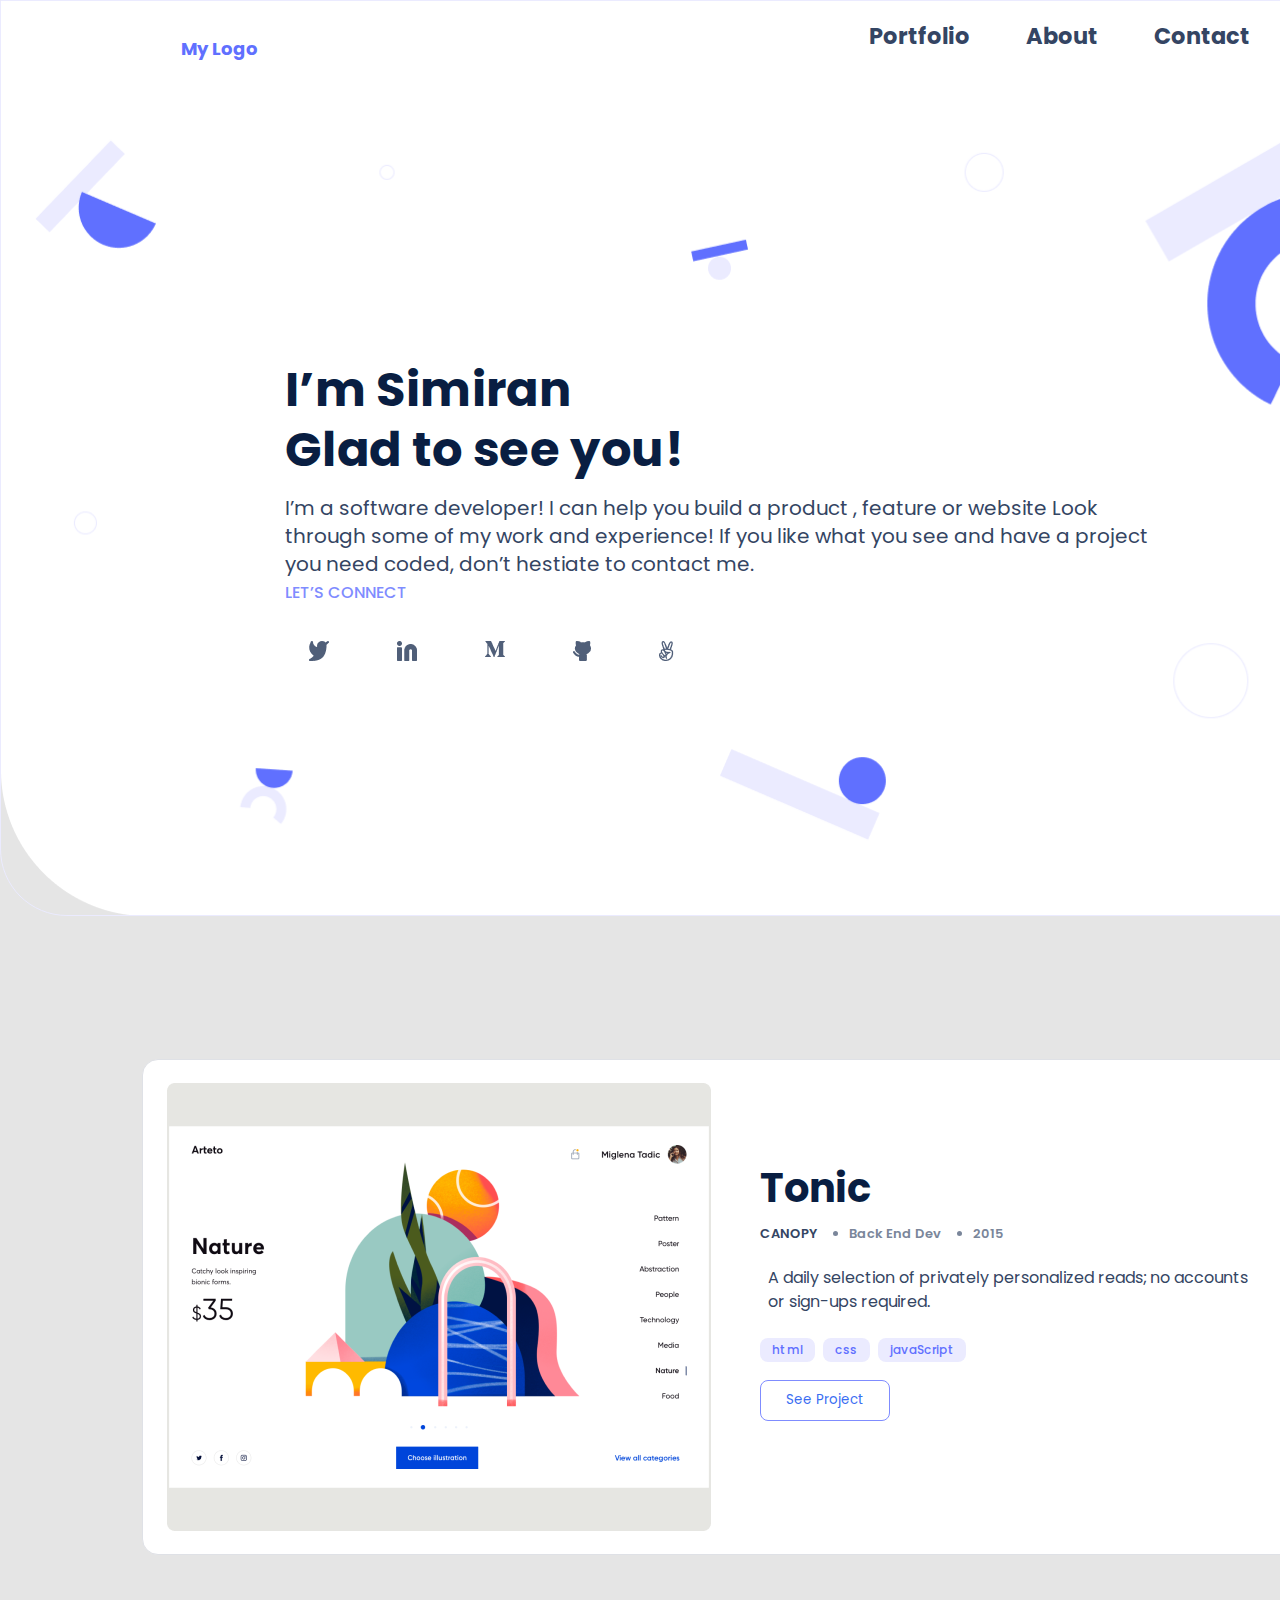
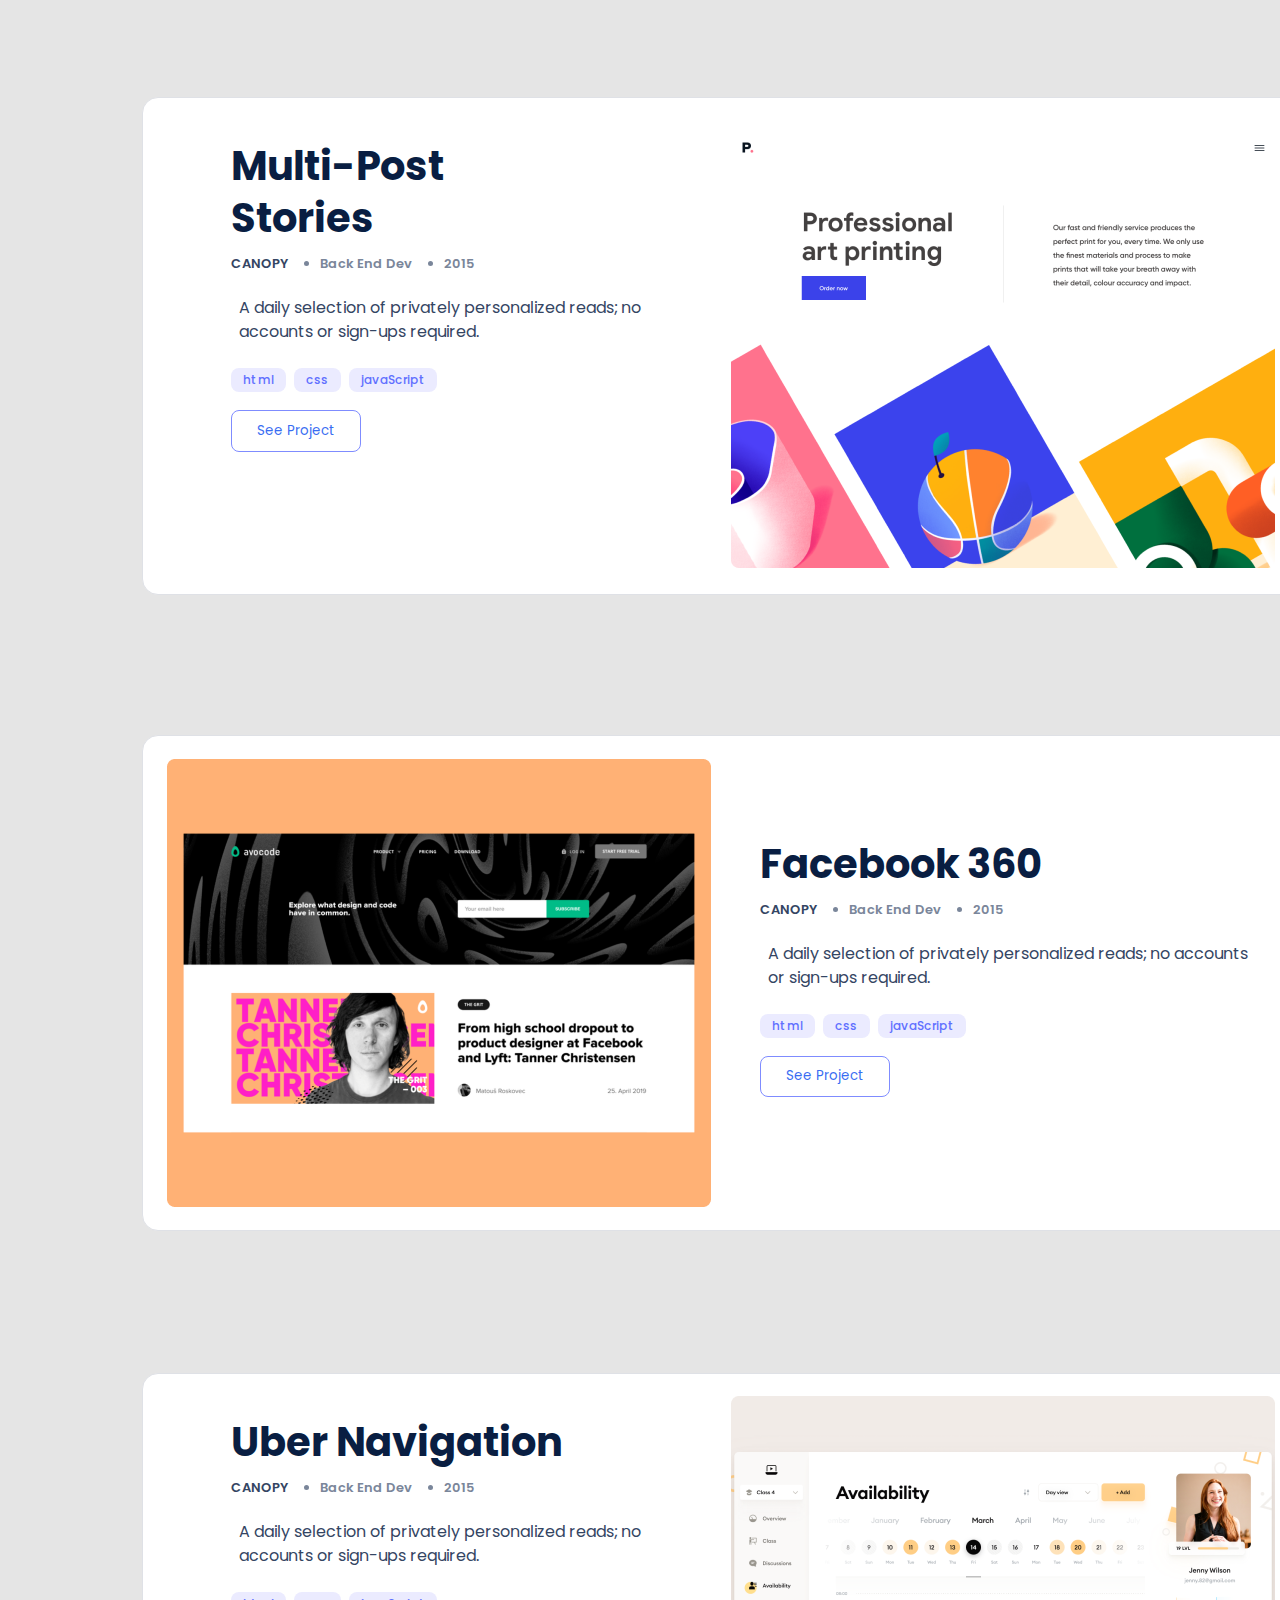
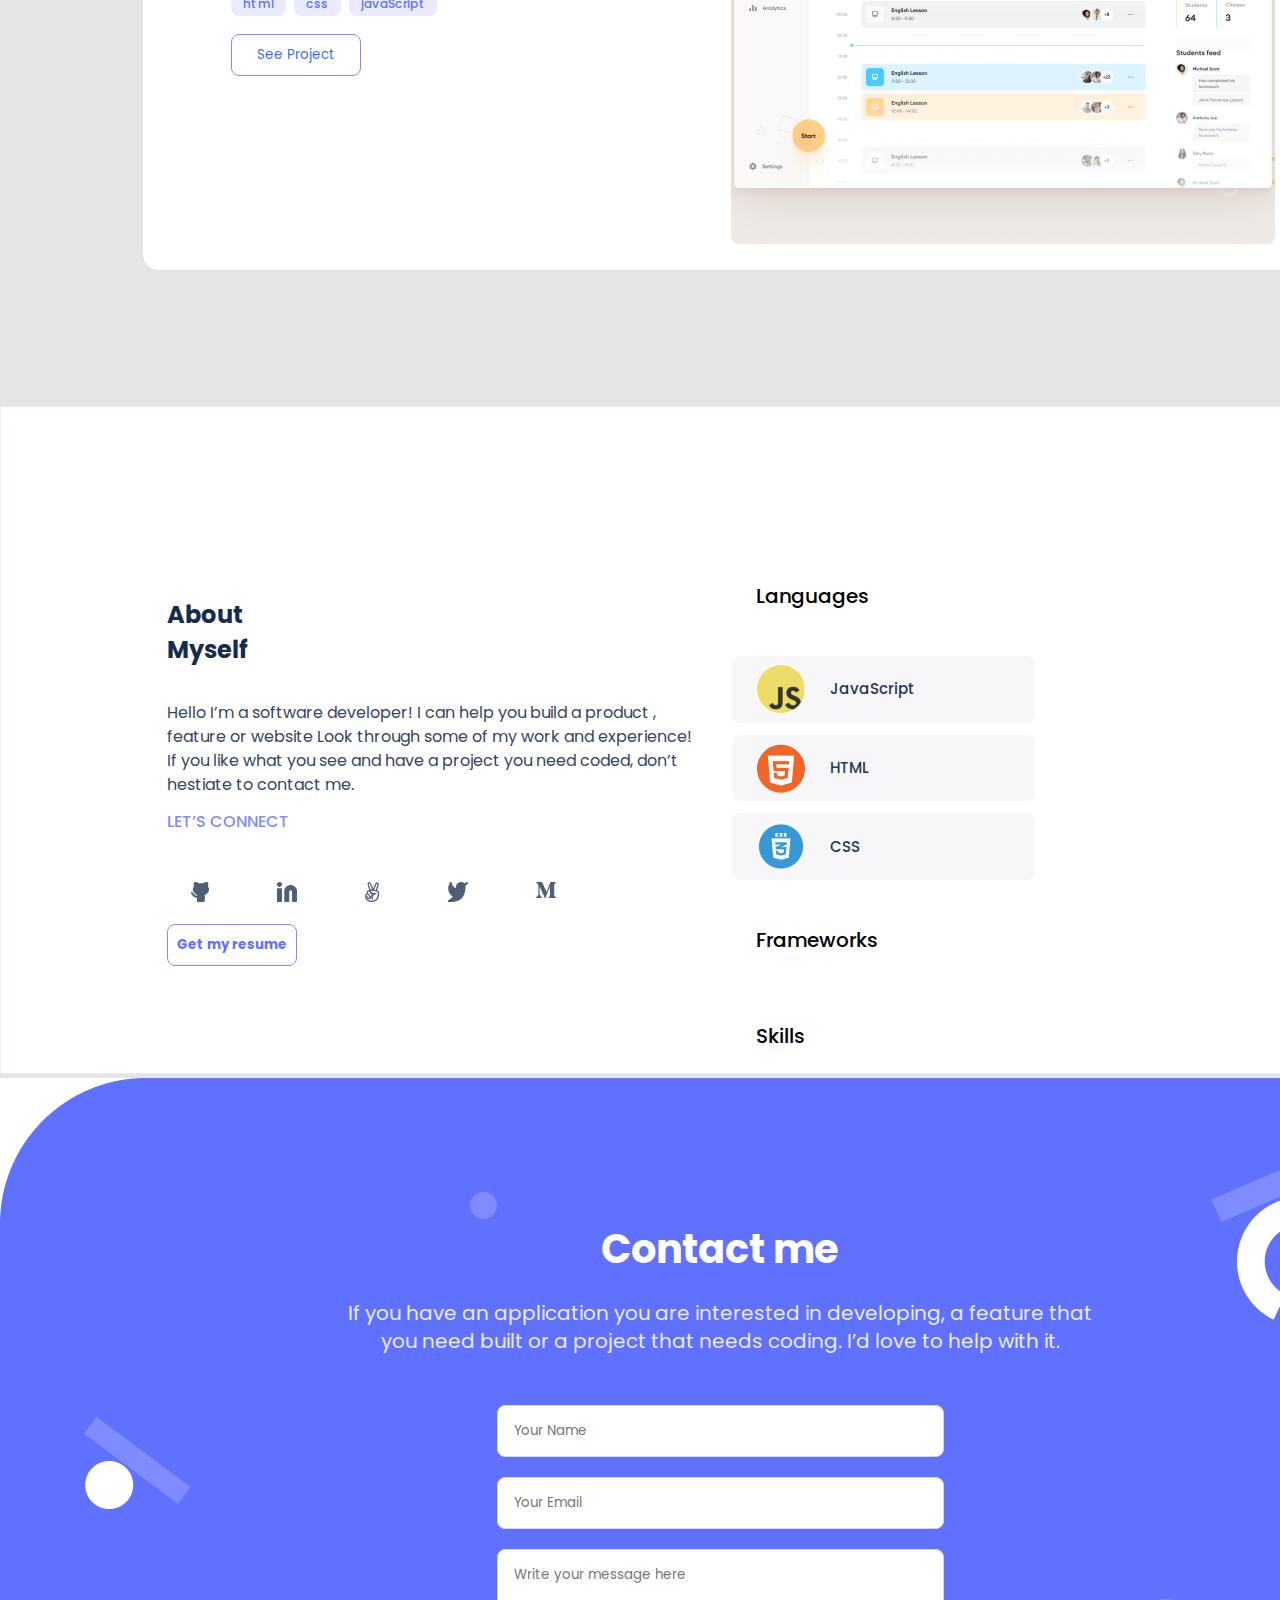
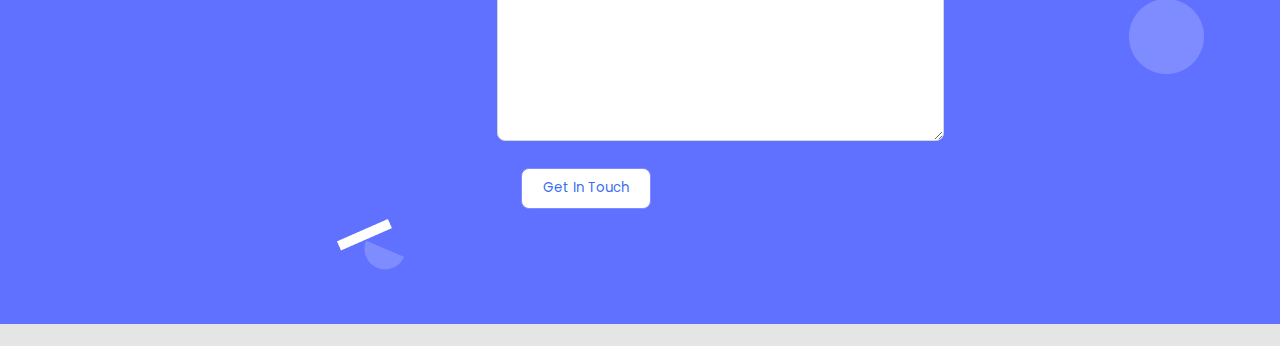
<file: index.html>
<!DOCTYPE html>
<html lang="en">
<head>
    <meta charset="UTF-8">
    <meta http-equiv="X-UA-Compatible" content="IE=edge">
    <meta name="viewport" content="width=device-width, initial-scale=1.0">
    <link rel="stylesheet" href="style.css">
    <link href='https://fonts.googleapis.com/css?family=Poppins' rel='stylesheet'>
    <title>Simiran's Portfolio</title>
</head>
<body>
    <div class="background">
        <header class="header">
            <nav>
                <div class="logo">
                    <a href="#"><h2>My Logo</h2></a>
                </div>
                <div class="menu_btn">
                    <button class="menu_btn_burger">
                        <img class="ham" src="./images/ham.png" alt="ham_button"></button>
                        <div class="menu">
                            <ul class="menu-list">
                                <li><a href="#"><h2>Portfolio</h2></a></li>
                                <li><a href="#"><h2>About</h2></a></li>
                                <li><a href="#"><h2>Contact</h2></a></li>
                            </ul>
                        </div>
                </div>
            </nav>
        </header>
        <section class="hero">
            <div class="header2">
                <h1 class="intro">I’m Simiran <br> Glad to see you!</h1>
                <p class="description">I’m a software developer! I can help you build a product , feature or website
                    Look through some of my work and experience! If you like what you see and have a project you need
                    coded, don’t hestiate to contact me.</p>
                <div class="body2">
                    <p class="connect"><span>LET’S CONNECT</span></p>
                    <ul class="social_media_icons">
                        <li><a href="#"><img src="./images/twitter.png" alt="Twitter"></a></li>
                        <li><a href="#"><img src="./images/Linkedin.png" alt="LinkedIn"></a></li>
                        <li><a href="#"><img src="./images/Medium.png" alt="Medium"></a></li>
                        <li><a href="#"><img src="./images/github.png" alt="GitHub"></a></li>
                        <li><a href="#"><img src="./images/ok.png" alt="Ok"></a></li>
                    </ul>
                </div>
            </div>
        </section>
    </div>
    <div class="space_between"></div>
    <section class="works">
        <div class="project">
            <div class="card_works">
                <div class="img">
                    <img class="project_img" src="./images/Project1.png" alt="Project_img">
                    <img class="desktop_project_img" src="./images/Desktop_project1.png" alt="Project_img">
                </div>
                <div class="project_work">
                    <h2 class="project_title">Tonic</h2>
                    <ul class="project_details">
                        <li class="canopy">CANOPY</li>
                        <li class="Back_End_Dev">Back End Dev</li>
                        <li class="year">2015</li>
                    </ul>
                    <p>A daily selection of privately personalized reads; no accounts or sign-ups required.</p>
                    <ul class="skills">
                        <li class="skill">html</li>
                        <li class="skill">css</li>
                        <li class="skill">javaScript</li>
                    </ul>
                    <button class="button" type="submit">See Project</button>
                </div>
            </div>
        </div>
        <div class="space"></div>
        <div class="project">
            <div class="card_works">
                <div class="reverse">
                    <div class="img">
                        <img class="project_img" src="./images/Project2.png" alt="Project_img">
                        <img class="desktop_project_img" src="./images/Desktop_project2.png" alt="Project_img">
                    </div>
                    <div class="project_work">
                        <h2 class="project_title">Multi-Post <br> Stories</h2>
                        <ul class="project_details">
                            <li class="canopy">CANOPY</li>
                            <li class="Back_End_Dev">Back End Dev</li>
                            <li class="year">2015</li>
                        </ul>
                        <p>A daily selection of privately personalized reads; no accounts or sign-ups required.</p>
                        <ul class="skills">
                            <li class="skill">html</li>
                            <li class="skill">css</li>
                            <li class="skill">javaScript</li>
                        </ul>
                        <button class="button" type="submit">See Project</button>
                    </div>
                </div>
            </div>
        </div>
        <div class="space"></div>
        <div class="project">
            <div class="card_works">
                <div class="img">
                    <img class="project_img" src="./images/Project3.png" alt="Project_img">
                    <img class="desktop_project_img" src="./images/Desktop_project3.png" alt="Project_img">
                </div>
                <div class="project_work">
                    <h2 class="project_title">Facebook 360</h2>
                    <ul class="project_details">
                        <li class="canopy">CANOPY</li>
                        <li class="Back_End_Dev">Back End Dev</li>
                        <li class="year">2015</li>
                    </ul>
                    <p>A daily selection of privately personalized reads; no accounts or sign-ups required.</p>
                    <ul class="skills">
                        <li class="skill">html</li>
                        <li class="skill">css</li>
                        <li class="skill">javaScript</li>
                    </ul>
                    <button class="button" type="submit">See Project</button>
                </div>
            </div>
        </div>
        <div class="space"></div>
        <div class="project">
            <div class="card_works">
                <div class="reverse">
                    <div class="img">
                        <img class="project_img" src="./images/Project4.png" alt="Project_img">
                        <img class="desktop_project_img" src="./images/Desktop_project4.png" alt="Project_img">
                    </div>
                    <div class="project_work">
                        <h2 class="project_title">Uber Navigation</h2>
                        <ul class="project_details">
                            <li class="canopy">CANOPY</li>
                            <li class="Back_End_Dev">Back End Dev</li>
                            <li class="year">2015</li>
                        </ul>
                        <p>A daily selection of privately personalized reads; no accounts or sign-ups required.</p>
                        <ul class="skills">
                            <li class="skill">html</li>
                            <li class="skill">css</li>
                            <li class="skill">javaScript</li>
                        </ul>
                        <button class="button" type="submit">See Project</button>
                    </div>
                </div>
            </div>
        </div>
    </section>
    <div class="space"></div>

    <section class="About_myself">
        <div class="top_card">
            <div>
                <h2 class="about">About Myself</h2>
                <p class="about_me">Hello I’m a software developer! I can help you build a product , feature or website Look
                    through some of my work and experience! If you like what you see and have a project you need coded,
                    don’t hestiate to contact me.</p>
                <div class="body2">
                    <p class="connect">LET’S CONNECT</p>
                    <ul class="social_media_icons">
                        <li><a href="#"><img src="./images/github.png" alt="GitHub"></a></li>
                        <li><a href="#"><img src="./images/Linkedin.png" alt="LinkedIn"></a></li>
                        <li><a href="#"><img src="./images/ok.png" alt="Ok"></a></li>
                        <li><a href="#"><img src="./images/twitter.png" alt="Twitter"></a></li>
                        <li><a href="#"><img src="./images/Medium.png" alt="Medium"></a></li>
                    </ul>
                    <button class="get_resume button" type="submit"><h4>Get my resume</h4></button>
                </div>
            </div>
        </div>
        <div class="skill_list">
            <h3 class="languages">Languages<p><i class="arrow down"></i></p>
            </h3>
            <ul class="language_list">
                <li class="language"><img src="./images/JavaScript.png" alt="JavaScript logo">JavaScript</li>
                <li class="language"><img src="./images/HTML.png" alt="HTML logo">HTML</li>
                <li class="language"><img src="./images/CSS.png" alt="CSS logo">CSS</li>
            </ul>
            <h3 class="frameworks">Frameworks<p><i class="arrow right"></i></p>
            </h3>
            <h3 class="skills_list">Skills<p><i class="arrow right"></i></p>
            </h3>
        </div>
    </section>
    <footer class="contact-form">
        <section class="Contact_form">
            <h1 class="contact_me">Contact me</h1>
            <p class="contact">If you have an application you are interested in developing, a feature that you need
                built or a project that needs coding. I’d love to help with it.</p>
            <form action="https://formspree.io/f/xeqdkkpj" method="POST">
                <ul class="form_fields">
                    <li><input class="name" name="for-name" type="text" placeholder="Your Name" maxlength="30" required>
                    </li>
                    <li><input class="email" name="for-email" type="email" placeholder="Your Email" required></li>
                    <li><textarea class="message" name="for-msg" id="Msg" cols="30" rows="8"
                            placeholder="Write your message here" maxlength="500" required></textarea></li>
                    <li><button class="button" id="btn" type="submit">Get In Touch</button></li>
                </ul>
            </form>
        </section>
    </footer>
</body>
</html>
</file>
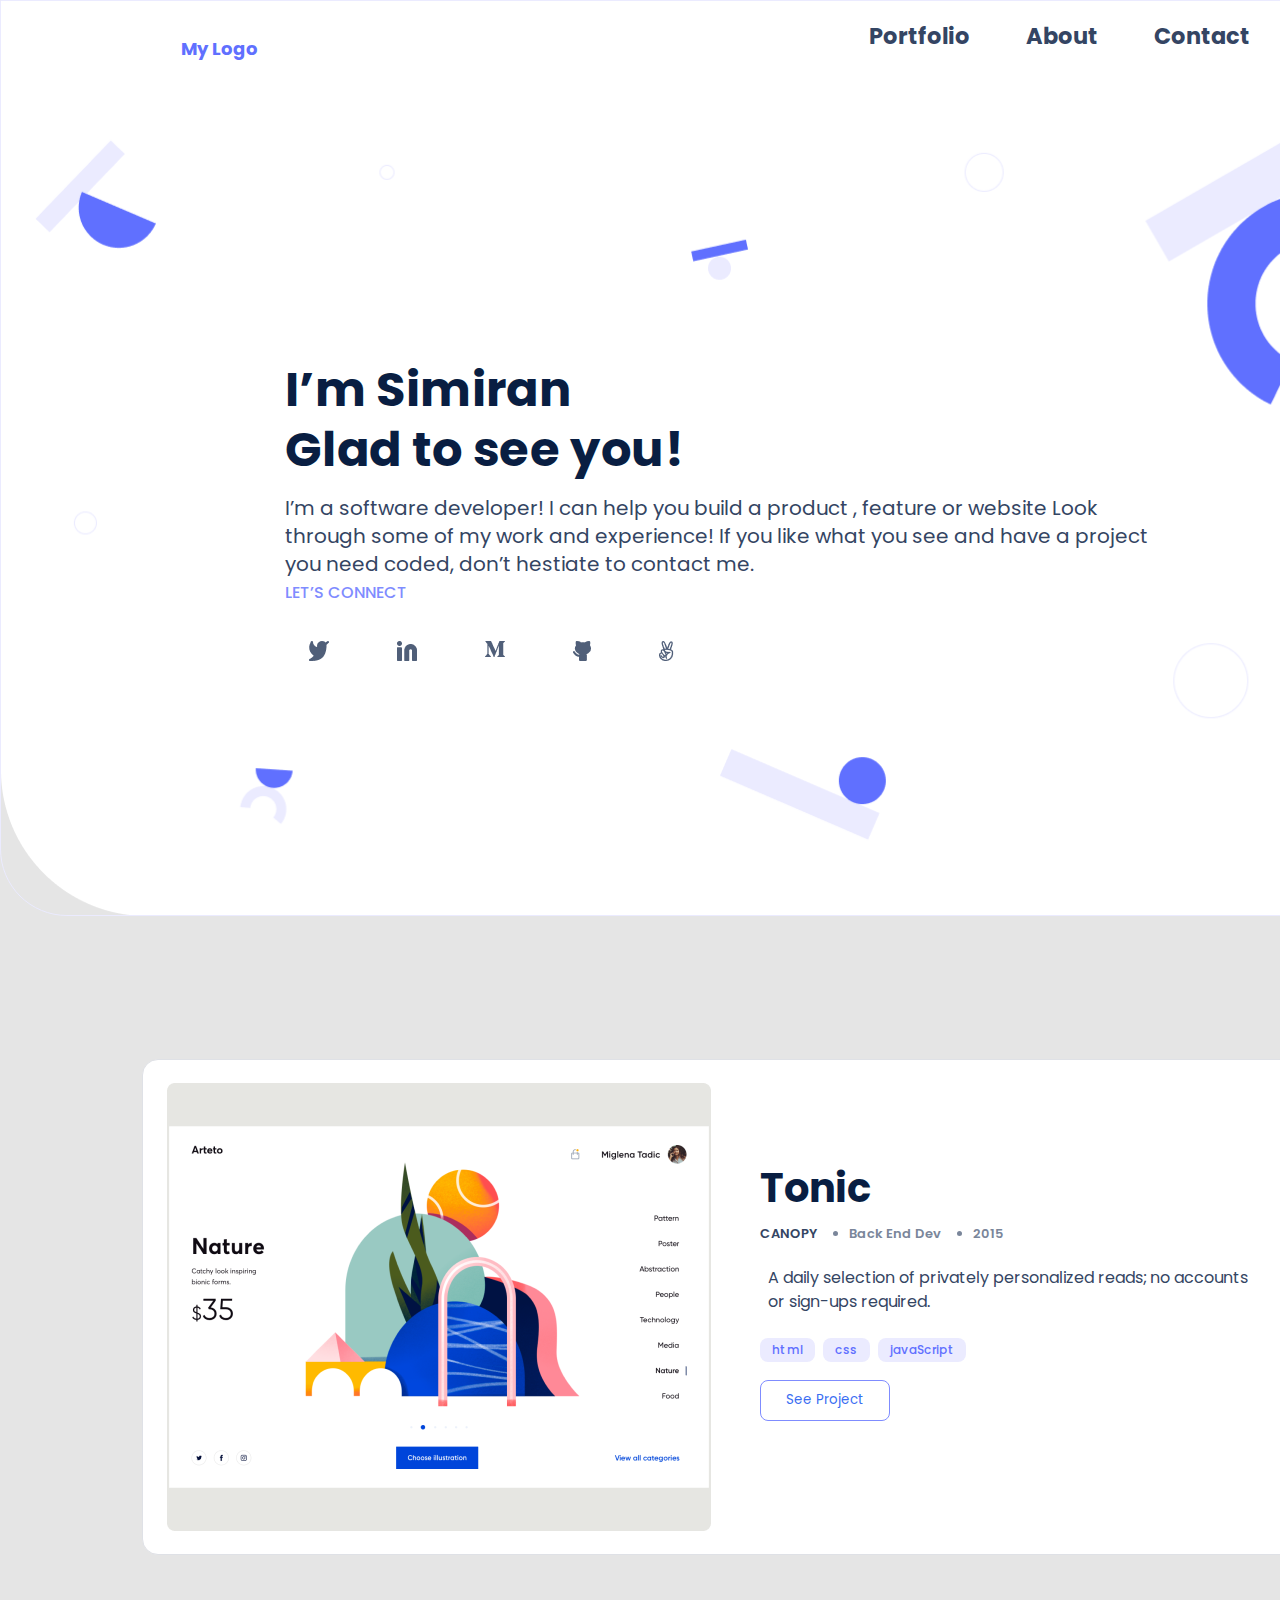
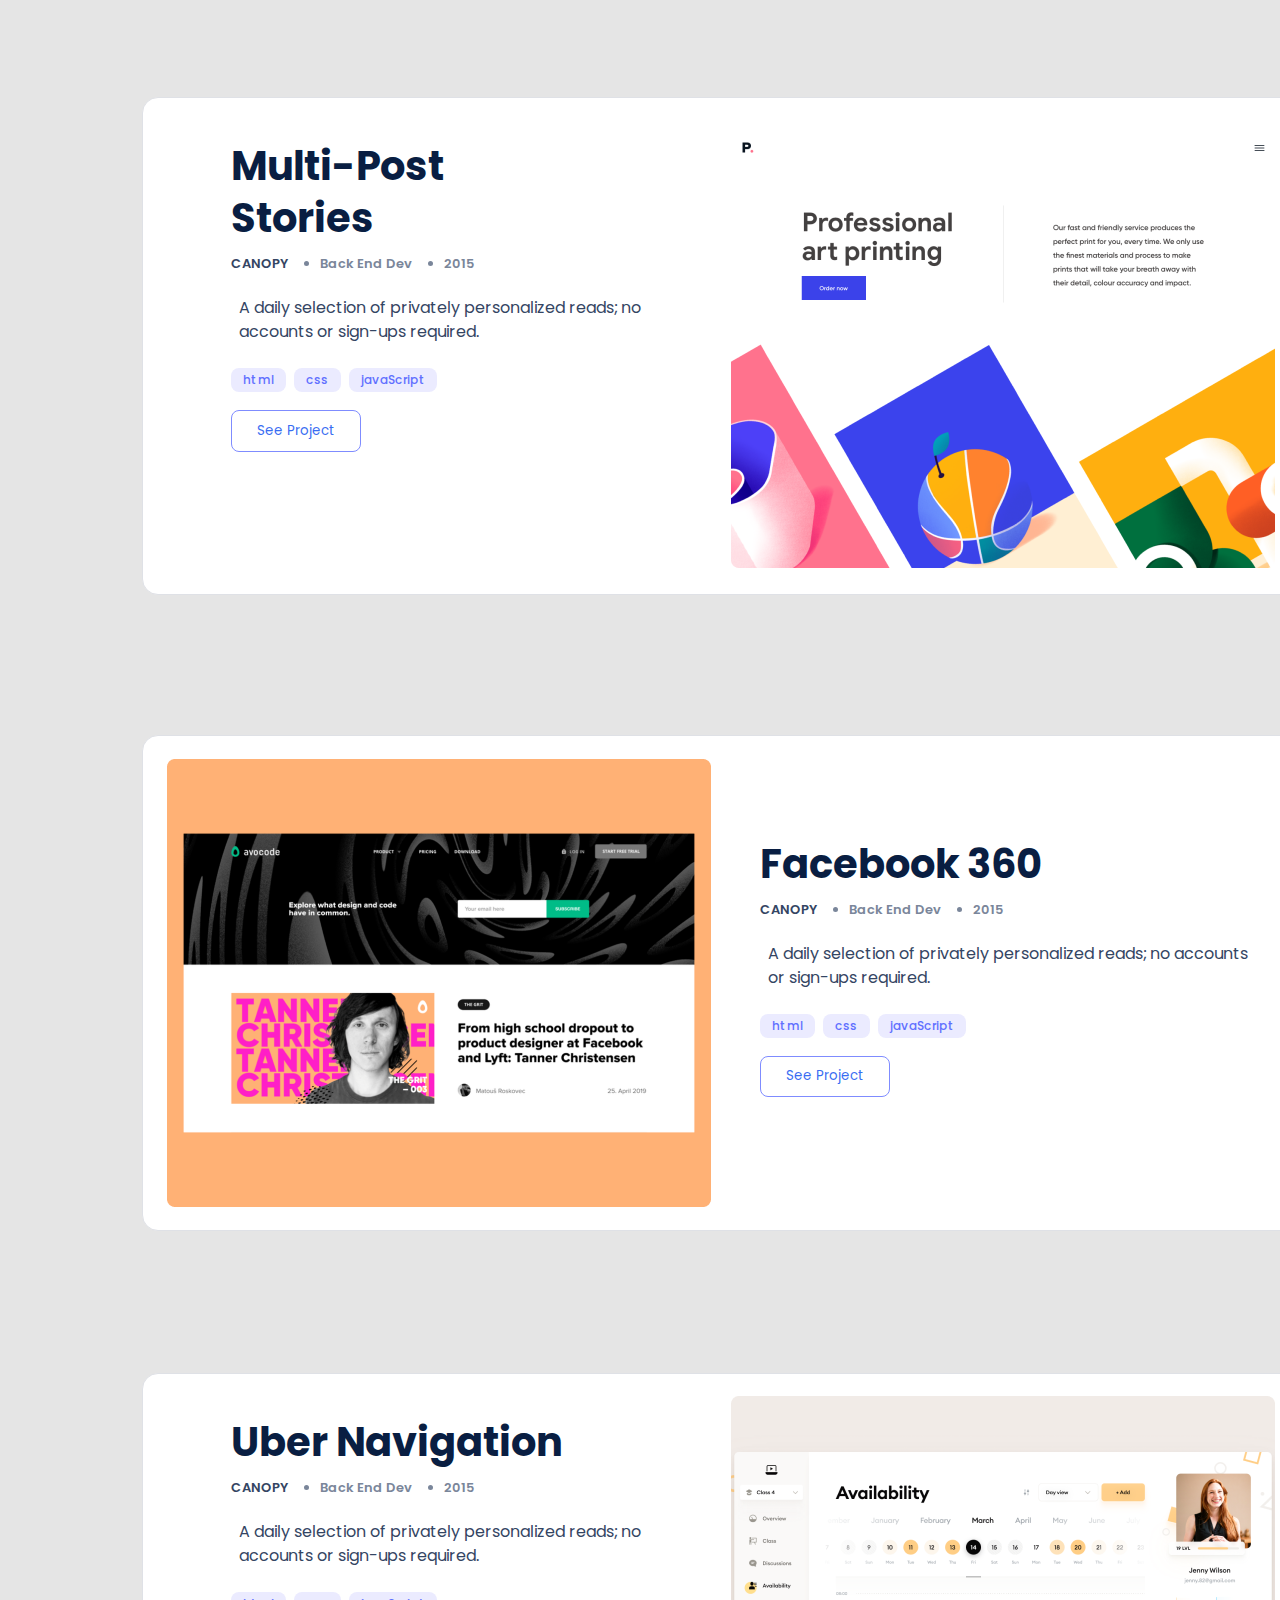
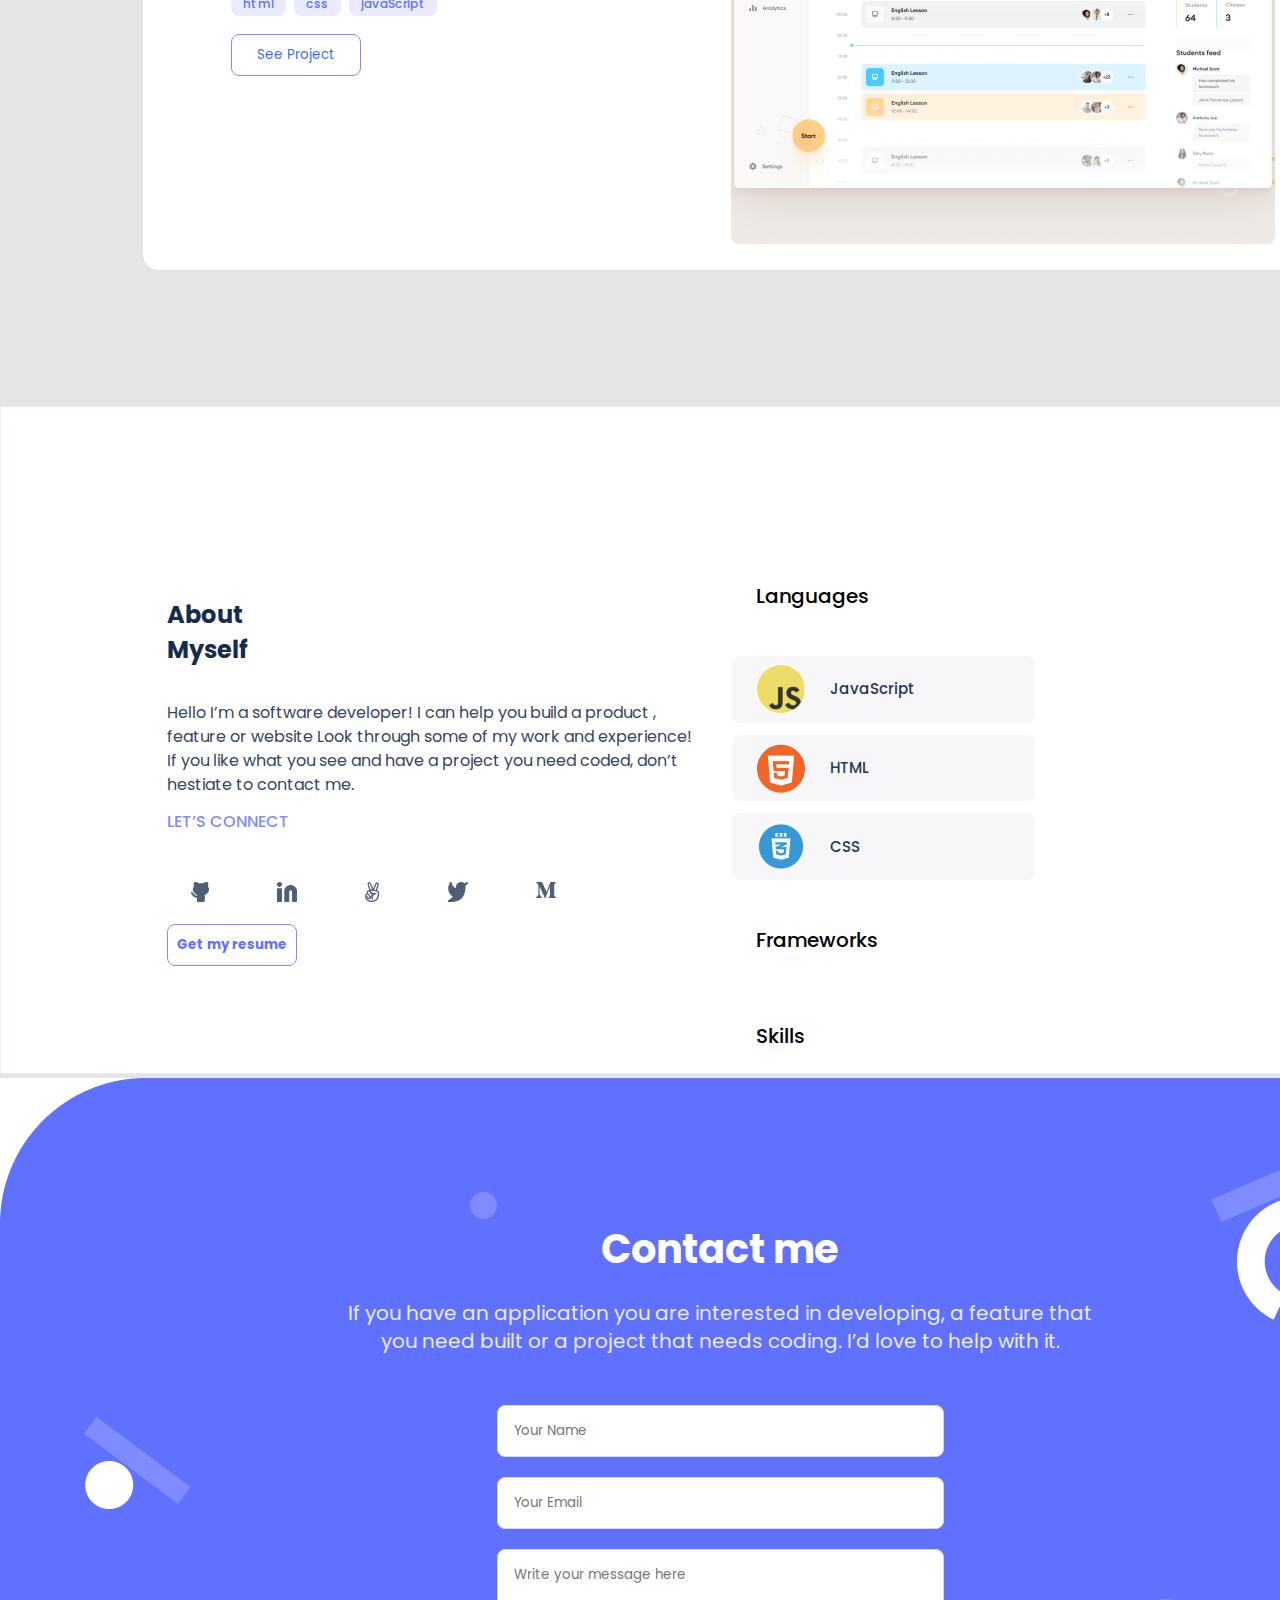
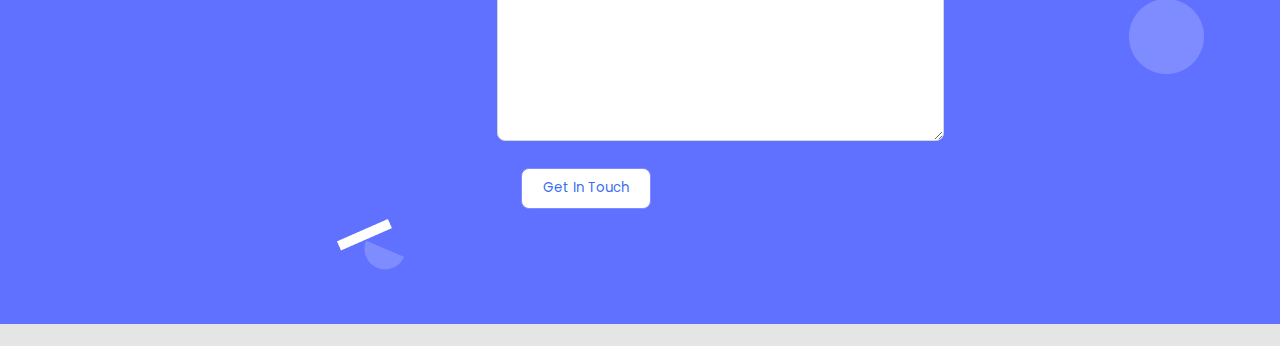
<file: desktop.html>
<!DOCTYPE html>
<html lang="en">
<head>
    <meta charset="UTF-8">
    <meta http-equiv="X-UA-Compatible" content="IE=edge">
    <meta name="viewport" content="width=device-width, initial-scale=1.0">
    <link rel="stylesheet" href="desktop.css">
    <link href='https://fonts.googleapis.com/css?family=Poppins' rel='stylesheet'>
    <title>Simiran's Portfolio</title>
</head>
<body>
    <div class="background">
        <header class="header">
            <nav>
                <div class="logo">
                    <a href="#"><h2>My Logo</h2></a>
                </div>
                <div class="menu_btn">
                    <button class="menu_btn_burger">
                        <img class="ham" src="./images/ham.png" alt="ham_button"></button>
                        <div class="menu">
                            <ul class="menu-list">
                                <li><a href="#"><h2>Portfolio</h2></a></li>
                                <li><a href="#"><h2>About</h2></a></li>
                                <li><a href="#"><h2>Contact</h2></a></li>
                            </ul>
                        </div>
                </div>
            </nav>
        </header>
        <section class="hero">
            <div class="header2">
                <h1 class="intro">I’m Simiran <br> Glad to see you!</h1>
                <p class="description">I’m a software developer! I can help you build a product , feature or website
                    Look through some of my work and experience! If you like what you see and have a project you need
                    coded, don’t hestiate to contact me.</p>
                <div class="body2">
                    <p class="connect"><span>LET’S CONNECT</span></p>
                    <ul class="social_media_icons">
                        <li><a href="#"><img src="./images/twitter.png" alt="Twitter"></a></li>
                        <li><a href="#"><img src="./images/Linkedin.png" alt="LinkedIn"></a></li>
                        <li><a href="#"><img src="./images/Medium.png" alt="Medium"></a></li>
                        <li><a href="#"><img src="./images/github.png" alt="GitHub"></a></li>
                        <li><a href="#"><img src="./images/ok.png" alt="Ok"></a></li>
                    </ul>
                </div>
            </div>
        </section>
    </div>
    <div class="space_between"></div>
    <section class="works">
        <div class="project">
            <div class="card_works">
                <div class="img">
                    <img class="project_img" src="./images/Project1.png" alt="Project_img">
                    <img class="desktop_project_img" src="./images/Desktop_project1.png" alt="Project_img">
                </div>
                <div class="project_work">
                    <h2 class="project_title">Tonic</h2>
                    <ul class="project_details">
                        <li class="canopy">CANOPY</li>
                        <li class="Back_End_Dev">Back End Dev</li>
                        <li class="year">2015</li>
                    </ul>
                    <p>A daily selection of privately personalized reads; no accounts or sign-ups required.</p>
                    <ul class="skills">
                        <li class="skill">html</li>
                        <li class="skill">css</li>
                        <li class="skill">javaScript</li>
                    </ul>
                    <button class="button" type="submit">See Project</button>
                </div>
            </div>
        </div>
        <div class="space"></div>
        <div class="project">
            <div class="card_works">
                <div class="reverse">
                    <div class="img">
                        <img class="project_img" src="./images/Project2.png" alt="Project_img">
                        <img class="desktop_project_img" src="./images/Desktop_project2.png" alt="Project_img">
                    </div>
                    <div class="project_work">
                        <h2 class="project_title">Multi-Post <br> Stories</h2>
                        <ul class="project_details">
                            <li class="canopy">CANOPY</li>
                            <li class="Back_End_Dev">Back End Dev</li>
                            <li class="year">2015</li>
                        </ul>
                        <p>A daily selection of privately personalized reads; no accounts or sign-ups required.</p>
                        <ul class="skills">
                            <li class="skill">html</li>
                            <li class="skill">css</li>
                            <li class="skill">javaScript</li>
                        </ul>
                        <button class="button" type="submit">See Project</button>
                    </div>
                </div>
            </div>
        </div>
        <div class="space"></div>
        <div class="project">
            <div class="card_works">
                <div class="img">
                    <img class="project_img" src="./images/Project3.png" alt="Project_img">
                    <img class="desktop_project_img" src="./images/Desktop_project3.png" alt="Project_img">
                </div>
                <div class="project_work">
                    <h2 class="project_title">Facebook 360</h2>
                    <ul class="project_details">
                        <li class="canopy">CANOPY</li>
                        <li class="Back_End_Dev">Back End Dev</li>
                        <li class="year">2015</li>
                    </ul>
                    <p>A daily selection of privately personalized reads; no accounts or sign-ups required.</p>
                    <ul class="skills">
                        <li class="skill">html</li>
                        <li class="skill">css</li>
                        <li class="skill">javaScript</li>
                    </ul>
                    <button class="button" type="submit">See Project</button>
                </div>
            </div>
        </div>
        <div class="space"></div>
        <div class="project">
            <div class="card_works">
                <div class="reverse">
                    <div class="img">
                        <img class="project_img" src="./images/Project4.png" alt="Project_img">
                        <img class="desktop_project_img" src="./images/Desktop_project4.png" alt="Project_img">
                    </div>
                    <div class="project_work">
                        <h2 class="project_title">Uber Navigation</h2>
                        <ul class="project_details">
                            <li class="canopy">CANOPY</li>
                            <li class="Back_End_Dev">Back End Dev</li>
                            <li class="year">2015</li>
                        </ul>
                        <p>A daily selection of privately personalized reads; no accounts or sign-ups required.</p>
                        <ul class="skills">
                            <li class="skill">html</li>
                            <li class="skill">css</li>
                            <li class="skill">javaScript</li>
                        </ul>
                        <button class="button" type="submit">See Project</button>
                    </div>
                </div>
            </div>
        </div>
    </section>
    <div class="space"></div>

    <section class="About_myself">
        <div class="top_card">
            <div>
                <h2 class="about">About Myself</h2>
                <p class="about_me">Hello I’m a software developer! I can help you build a product , feature or website Look
                    through some of my work and experience! If you like what you see and have a project you need coded,
                    don’t hestiate to contact me.</p>
                <div class="body2">
                    <p class="connect">LET’S CONNECT</p>
                    <ul class="social_media_icons">
                        <li><a href="#"><img src="./images/github.png" alt="GitHub"></a></li>
                        <li><a href="#"><img src="./images/Linkedin.png" alt="LinkedIn"></a></li>
                        <li><a href="#"><img src="./images/ok.png" alt="Ok"></a></li>
                        <li><a href="#"><img src="./images/twitter.png" alt="Twitter"></a></li>
                        <li><a href="#"><img src="./images/Medium.png" alt="Medium"></a></li>
                    </ul>
                    <button class="get_resume button" type="submit"><h4>Get my resume</h4></button>
                </div>
            </div>
        </div>
        <div class="skill_list">
            <h3 class="languages">Languages<p><i class="arrow down"></i></p>
            </h3>
            <ul class="language_list">
                <li class="language"><img src="./images/JavaScript.png" alt="JavaScript logo">JavaScript</li>
                <li class="language"><img src="./images/HTML.png" alt="HTML logo">HTML</li>
                <li class="language"><img src="./images/CSS.png" alt="CSS logo">CSS</li>
            </ul>
            <h3 class="frameworks">Frameworks<p><i class="arrow right"></i></p>
            </h3>
            <h3 class="skills_list">Skills<p><i class="arrow right"></i></p>
            </h3>
        </div>
    </section>
    <footer class="contact-form">
        <section class="Contact_form">
            <h1 class="contact_me">Contact me</h1>
            <p class="contact">If you have an application you are interested in developing, a feature that you need
                built or a project that needs coding. I’d love to help with it.</p>
            <form action="https://formspree.io/f/xeqdkkpj" method="POST">
                <ul class="form_fields">
                    <li><input class="name" name="for-name" type="text" placeholder="Your Name" maxlength="30" required>
                    </li>
                    <li><input class="email" name="for-email" type="email" placeholder="Your Email" required></li>
                    <li><textarea class="message" name="for-msg" id="Msg" cols="30" rows="8"
                            placeholder="Write your message here" maxlength="500" required></textarea></li>
                    <li><button class="button" id="btn" type="submit">Get In Touch</button></li>
                </ul>
            </form>
        </section>
    </footer>
</body>
</html>
</file>
<file: style.css>
* {
  box-sizing: border-box;
  padding: 0;
  margin: 0;
  font-family: "Poppins", sans-serif;
}

body {
  background: #e5e5e5;
  width: 375px;
}

.background {
  background-image: url(./images/bg1.png);
  background-size: cover;
  background-repeat: no-repeat;
  display: flex;
  flex-direction: column;
  width: 375px;
  height: 718px;
  border: 1px solid #ebebff;
  border-bottom-left-radius: 67px;
}

.header {
  display: flex;
  justify-content: space-between;
  align-items: center;
  background: #fff;
  padding-left: 25px;
  padding-right: 25px;
}

.logo a {
  display: block;
  margin-top: 58px;
  text-decoration: none;
}

.logo h2 {
  width: 79px;
  height: 20px;
  font-style: normal;
  font-weight: 700;
  font-size: 18px;
  line-height: 20px;
  display: flex;
  align-items: center;
  text-align: center;
  color: #6070ff;
}

nav {
  display: flex;
  flex-direction: row;
  justify-content: space-between;
}

.menu_btn_burger {
  background-color: #fff;
  border: none;
  margin-left: 223px;
  width: 24px;
  height: 24px;
  margin-top: 56px;
  cursor: pointer;
}

.menu_btn {
  position: relative;
  display: inline-block;
}

.menu-list {
  display: none;
}

.intro {
  font-style: normal;
  font-weight: 700;
  font-size: 40px;
  line-height: 52px;
  color: #172b4d;
  display: flex;
  flex-direction: column;
  align-items: flex-start;
  padding-left: 24px;
  padding-right: 98.77px;
  padding-bottom: 12px;
  margin-top: 114px;
}

.description {
  font-style: normal;
  font-weight: 400;
  font-size: 16px;
  line-height: 24px;
  color: #344563;
  padding-left: 24px;
  padding-right: 24px;
  padding-bottom: 12px;
}

.connect {
  font-style: normal;
  font-weight: 500;
  font-size: 16px;
  line-height: 24px;
  color: #7f8cff;
  padding-left: 24px;
  padding-bottom: 12px;
}

.social_media_icons {
  list-style-type: none;
  display: flex;
  flex-direction: row;
  padding-left: 24px;
  width: 17px;
  height: 20px;
  gap: 20px;
}

.space_between {
  margin: 33px;
}

.works {
  display: flex;
  flex-direction: column;
  align-items: center;
  width: 375px;
  height: 2788px;
}

.project {
  display: grid;
  grid-template-rows: 1fr;
  grid-template-columns: 1fr;
  padding-left: 24px;
  padding-right: 24px;
  gap: 88px;
}

.card_works {
  background: #fff;
  border: 1px solid #dfe1e6;
  border-radius: 16px;
  display: flex;
  flex-direction: column;
  align-items: center;
}

.project_img {
  padding-top: 16px;
  padding-left: 16px;
  padding-right: 16px;
  padding-bottom: 12px;
}

.desktop_project_img {
  display: none;
}

.project_title {
  font-style: normal;
  font-weight: 700;
  font-size: 32px;
  line-height: 44px;
  color: #172b4d;
  align-self: flex-start;
  padding-left: 16px;
}

.project_details {
  display: flex;
  flex-direction: row;
  gap: 32px;
  padding-left: 16px;
  padding-right: 75px;
  padding-top: 20px;
}

.canopy {
  list-style-type: none;
  font-style: normal;
  font-weight: 600;
  font-size: 13px;
  line-height: 16px;
  color: #344563;
}

.Back_End_Dev {
  font-style: normal;
  font-weight: 600;
  font-size: 13px;
  line-height: 16px;
  color: #7a869a;
}

.year {
  font-style: normal;
  font-weight: 600;
  font-size: 13px;
  line-height: 16px;
  color: #7a869a;
}

.works p {
  font-style: normal;
  font-weight: 400;
  font-size: 15px;
  line-height: 24px;
  color: #344563;
  padding: 20px 16px;
}

.skills {
  list-style-type: none;
  display: flex;
  flex-direction: row;
  align-items: flex-start;
  font-style: normal;
  font-weight: 500;
  font-size: 12px;
  line-height: 16px;
  letter-spacing: 0.03em;
  color: #6070ff;
  gap: 8px;
  height: 16px;
  width: fit-content;
  padding-left: 16px;
  padding-right: 108px;
  padding-bottom: 42px;
}

.skill {
  background: #ebebff;
  display: flex;
  border-radius: 8px;
  padding: 4px 12px;
  height: 24px;
  width: fit-content;
}

.button {
  width: 130.25px;
  height: 41.68px;
  background: #fff;
  border: 1px solid #dfe1e6;
  border-radius: 8px;
  color: #396df2;
  margin-left: 16px;
  margin-bottom: 31.16px;
  margin-right: 172px;
}

.button:hover {
  background: #6070ff;
  box-shadow: 0 8px 16px rgba(64, 83, 252, 0.24);
  border-radius: 8px;
}

.button:active {
  background: #2230d2;
  border-radius: 8px;
}

.button:enabled {
  background: #fff;
  border: 1px solid #7f8cff;
  border-radius: 8px;
}

.button:disabled {
  border: 1px solid #c1c7d0;
  border-radius: 8px;
}

.space {
  padding-top: 88px;
}

.About_myself {
  background: #fff;
  display: flex;
  flex-direction: column;
  align-items: center;
  border: 1px solid #ebebff;
  border-top-right-radius: 67px;
  width: 375px;
  padding-left: 24px;
  padding-right: 24px;
}

.about {
  width: 134.15px;
  height: 92.24px;
  color: #172b4d;
  margin-top: 114px;
  padding-left: 24px;
  padding-right: 24px;
}

.about_me {
  font-style: normal;
  font-weight: 400;
  font-size: 16px;
  line-height: 24px;
  color: #344563;
  padding-left: 24px;
  padding-right: 24px;
  padding-top: 12px;
  padding-bottom: 12px;
}

.get_resume {
  color: #6070ff;
  border: 1px solid #6070ff;
  border-radius: 8px;
  margin: 12px;
}

h3 {
  display: flex;
  align-items: center;
  font-style: normal;
  font-weight: 500;
  font-size: 20px;
  line-height: 24px;
  color: #000;
  padding-left: 36px;
  margin-right: 64px;
  padding-bottom: 36px;
  padding-top: 36px;
  justify-content: space-between;
}

.languages {
  padding-top: 24px;
}

.language {
  font-style: normal;
  font-weight: 500;
  font-size: 15px;
  line-height: 20px;
  display: flex;
  align-items: center;
  color: #253858;
  background: #f7f7f9;
  border-radius: 8px;
  width: 303px;
  height: 66.72px;
  margin: 12px;
}

.arrow {
  border: solid black;
  border-width: 0 3px 3px 0;
  display: inline-block;
  padding: 3px;
}

.right {
  transform: rotate(-45deg);
  -webkit-transform: rotate(-45deg);
}

.down {
  transform: rotate(45deg);
  -webkit-transform: rotate(45deg);
}

.contact-form {
  background-color: #fff;
}

.Contact_form {
  background-image: url(./images/contact_form.png);
  background-size: cover;
  background-repeat: no-repeat;
  display: flex;
  flex-direction: column;
  width: 375px;
  height: 779px;
  border: 1px solid #ebebff;
  border-top-left-radius: 78px;
}

.contact_me {
  font-style: normal;
  font-weight: 700;
  font-size: 40px;
  line-height: 52px;
  display: flex;
  justify-content: center;
  align-items: center;
  text-align: center;
  color: #fff;
  margin-top: 77px;
  padding-bottom: 12px;
}

.contact {
  font-style: normal;
  font-weight: 400;
  font-size: 20px;
  line-height: 28px;
  text-align: center;
  color: #ebebff;
  margin-left: 24px;
  margin-right: 24px;
}

.form_fields {
  list-style: none;
  display: flex;
  flex-direction: column;
  align-items: center;
  padding-top: 40px;
}

.form_fields li {
  margin-top: 10px;
  margin-bottom: 10px;
}

input,
textarea {
  width: 327px;
}

.name,
.email,
.message {
  padding: 15px 16px;
  border: 1px solid #cfd8dc;
  border-radius: 8px;
}

#btn {
  margin-bottom: 45px;
  margin-left: 24px;
}

#btn:hover {
  background: #6070ff;
  box-shadow: 0 8px 16px rgba(245, 245, 247, 0.24);
  border-radius: 8px;
}

#btn:active {
  background: #2230d2;
  border-radius: 8px;
  color: #fff;
}

#btn:enabled {
  background: #fff;
  border: 1px solid #7f8cff;
  border-radius: 8px;
}

@media screen and (min-width: 768px) {
  * {
    box-sizing: border-box;
    padding: 0;
    margin: 0;
    font-family: "Poppins", sans-serif;
  }

  body {
    background: #e5e5e5;
  }

  .background {
    background-image: url(./images/desktop_bg.png);
    background-size: cover;
    display: flex;
    flex-direction: column;
    width: 1440px;
    height: 916px;
    border-bottom-left-radius: 67px;
  }

  .header {
    position: absolute;
    width: 1440px;
    height: 70px;
  }

  .logo a {
    display: block;
    margin-top: 25px;
    margin-left: 155px;
    text-decoration: none;
  }

  .logo h2 {
    width: 79px;
    height: 24px;
    font-style: normal;
    font-weight: 700;
    font-size: 18px;
    line-height: 20px;
    display: flex;
    align-items: center;
    text-align: center;
    color: #6070ff;
  }

  nav {
    display: flex;
    flex-direction: row;
    justify-content: space-between;
    align-items: center;
    width: 1440px;
    height: 72px;
    padding-right: 154px;
  }

  .ham {
    display: none;
  }

  .menu_btn_burger {
    display: none;
  }

  .menu-list {
    list-style-type: none;
    display: flex;
    flex-direction: row;
    justify-content: space-between;
    gap: 32px;
  }

  .menu-list a {
    text-decoration: none;
    font-style: normal;
    font-weight: 500;
    font-size: 15px;
    line-height: 20px;
    display: flex;
    align-items: center;
    text-align: center;
    color: #344563;
    padding: 10px 12px;
  }

  .header2 {
    width: 879.62px;
    height: 219.59px;
    margin-top: 359px;
    margin-left: 260px;
    margin-bottom: 313.2px;
    margin-right: 300.38px;
  }

  .intro {
    font-style: normal;
    font-weight: 700;
    font-size: 48px;
    line-height: 60px;
    display: flex;
    align-items: flex-start;
    letter-spacing: 0.37px;
    color: #091e42;
    width: 920px;
    height: 122px;
    margin-top: 0;
  }

  .description {
    width: 920px;
    height: 98px;
    font-style: normal;
    font-weight: 400;
    font-size: 20px;
    line-height: 28px;
    color: #344563;
    padding-top: 12px;
    padding-bottom: 12px;
  }

  .connect {
    display: inline;
    width: 117px;
    height: 24px;
    font-style: normal;
    font-weight: 500;
    font-size: 16px;
    line-height: 24px;
    color: #7f8cff;
    padding-bottom: 14px;
  }

  .social_media_icons {
    list-style-type: none;
    display: flex;
    flex-direction: row;
    width: 17px;
    height: 20px;
    margin-top: 14px;
    gap: 20px;
  }

  .space_between {
    display: none;
  }

  .works {
    display: flex;
    flex-direction: column;
    align-items: center;
    padding: 142px;
    gap: 142px;
    position: absolute;
    width: 1440px;
    height: 2694px;
    left: 0;
    top: 917px;
  }

  .project {
    width: 1156px;
    height: 496px;
    padding: 0;
  }

  img {
    padding: 22px 24px;
  }

  .card_works {
    display: grid;
    justify-content: center;
    grid-template-columns: 50% 50%;
  }

  .desktop_project_img {
    display: block;
  }

  .project_img {
    display: none;
  }

  .project_title {
    font-style: normal;
    font-weight: 700;
    font-size: 40px;
    line-height: 52px;
    color: #091e42;
  }

  .project_details {
    font-style: normal;
    font-weight: 500;
    font-size: 18px;
    line-height: 24px;
    color: #344563;
    padding-top: 12px;
  }

  .space {
    display: none;
  }

  .canopy {
    list-style-type: none;
    font-style: normal;
    font-weight: 600;
    font-size: 13px;
    line-height: 16px;
    color: #344563;
  }

  .Back_End_Dev {
    font-style: normal;
    font-weight: 600;
    font-size: 13px;
    line-height: 16px;
    color: #7a869a;
  }

  .year {
    font-style: normal;
    font-weight: 600;
    font-size: 13px;
    line-height: 16px;
    color: #7a869a;
  }

  .works p {
    font-style: normal;
    font-weight: 400;
    font-size: 16px;
    line-height: 24px;
    color: #344563;
    padding: 24px 24px;
  }

  .skills {
    list-style-type: none;
    display: flex;
    flex-direction: row;
    align-items: flex-start;
    font-style: normal;
    font-weight: 500;
    font-size: 12px;
    line-height: 16px;
    letter-spacing: 0.03em;
    color: #6070ff;
    gap: 8px;
    height: 16px;
    width: fit-content;
    padding-left: 16px;
    padding-right: 108px;
    padding-bottom: 42px;
  }

  .skill {
    background: #ebebff;
    display: flex;
    border-radius: 8px;
    padding: 4px 12px;
    height: 24px;
    width: fit-content;
  }

  .button {
    width: 130.25px;
    height: 41.68px;
    background: #fff;
    border: 1px solid #dfe1e6;
    border-radius: 8px;
    color: #396df2;
    padding-left: 0;
    margin-bottom: 31.16px;
    margin-right: 172px;
  }

  .button:hover {
    background: #6070ff;
    box-shadow: 0 8px 16px rgba(64, 83, 252, 0.24);
    border-radius: 8px;
  }

  .button:active {
    background: #2230d2;
    border-radius: 8px;
  }

  .button:enabled {
    background: #fff;
    border: 1px solid #7f8cff;
    border-radius: 8px;
  }

  .button:disabled {
    border: 1px solid #c1c7d0;
    border-radius: 8px;
  }

  .reverse {
    display: flex;
    flex-direction: row-reverse;
    width: 1156px;
    height: 496px;
    padding-left: 48px;
  }

  .project_work {
    padding: 42px 24px;
  }

  .About_myself {
    position: absolute;
    width: 1440px;
    height: 668px;
    display: grid;
    justify-content: center;
    grid-template-columns: 50% 50%;
    margin-top: 2690px;
  }

  .about {
    width: 134.15px;
    height: 92.24px;
    color: #172b4d;
    margin-top: 114px;
    padding-left: 142px;
    padding-right: 24px;
  }

  .about_me {
    font-style: normal;
    font-weight: 400;
    font-size: 16px;
    line-height: 24px;
    color: #344563;
    padding-left: 142px;
    padding-right: 24px;
    padding-top: 12px;
    padding-bottom: 12px;
  }

  .About_myself .social_media_icons {
    margin-top: 26px;
  }

  .get_resume {
    color: #6070ff;
    border: 1px solid #6070ff;
    border-radius: 8px;
    margin-left: 142px;
    margin-top: 40px;
  }

  h3 {
    display: flex;
    align-items: center;
    font-style: normal;
    font-weight: 500;
    font-size: 20px;
    line-height: 24px;
    color: #000;
    padding-left: 36px;
    margin-right: 64px;
    padding-bottom: 36px;
    padding-top: 36px;
    justify-content: space-between;
  }

  .skill_list {
    margin-right: 142px;
    width: 684px;
    height: 360px;
  }

  .languages {
    padding-top: 24px;
  }

  .language {
    font-style: normal;
    font-weight: 500;
    font-size: 15px;
    line-height: 20px;
    display: flex;
    align-items: center;
    color: #253858;
    background: #f7f7f9;
    border-radius: 8px;
    width: 303px;
    height: 66.72px;
    margin-right: 142px;
  }

  .About_myself .social_media_icons,
  .About_myself .connect {
    padding-left: 142px;
    padding-bottom: 24px;
  }

  .arrow {
    border: solid black;
    border-width: 0 3px 3px 0;
    display: inline-block;
    padding: 3px;
  }

  .right {
    transform: rotate(-45deg);
    -webkit-transform: rotate(-45deg);
  }

  .down {
    transform: rotate(45deg);
    -webkit-transform: rotate(45deg);
  }

  .contact-form {
    background-image: url(./images/desktop_contact_form.png);
    background-size: cover;
    background-repeat: no-repeat;
    display: flex;
    flex-direction: column;
    align-items: center;
    justify-content: center;
    width: 1440px;
    height: 846px;
    margin-top: 3362px;
  }

  .Contact_form {
    background-image: none;
    border: none;
    width: 801px;
    height: 557px;
  }

  .contact_me {
    font-style: normal;
    font-weight: 700;
    font-size: 40px;
    line-height: 52px;
    display: flex;
    justify-content: center;
    align-items: center;
    text-align: center;
    color: #fff;
    margin-top: 0;
    margin-bottom: 12px;
  }

  .contact {
    font-style: normal;
    font-weight: 400;
    font-size: 20px;
    line-height: 28px;
    text-align: center;
    color: #ebebff;
    margin-left: 24px;
    margin-right: 24px;
  }

  .form_fields {
    list-style: none;
    display: flex;
    flex-direction: column;
    align-items: center;
    padding-top: 40px;
  }

  .form_fields li {
    margin-top: 10px;
    margin-bottom: 10px;
    width: 447px;
  }

  input,
  textarea {
    width: 447px;
  }

  .name,
  .email,
  .message {
    padding: 15px 16px;
    border: 1px solid #cfd8dc;
    border-radius: 8px;
  }

  #btn {
    margin-bottom: 127px;
    align-self: center;
  }

  #btn:hover {
    background: #6070ff;
    box-shadow: 0 8px 16px rgba(245, 245, 247, 0.24);
    border-radius: 8px;
  }

  #btn:active {
    background: #2230d2;
    border-radius: 8px;
    color: #fff;
  }

  #btn:enabled {
    background: #fff;
    border: 1px solid #7f8cff;
    border-radius: 8px;
  }
}
</file>
<file: desktop.css>
* {
  box-sizing: border-box;
  padding: 0;
  margin: 0;
  font-family: "Poppins", sans-serif;
}

body {
  background: #e5e5e5;
  width: 375px;
}

.background {
  background-image: url(./images/bg1.png);
  background-size: cover;
  background-repeat: no-repeat;
  display: flex;
  flex-direction: column;
  width: 375px;
  height: 718px;
  border: 1px solid #ebebff;
  border-bottom-left-radius: 67px;
}

.header {
  display: flex;
  justify-content: space-between;
  align-items: center;
  background: #fff;
  padding-left: 25px;
  padding-right: 25px;
}

.logo a {
  display: block;
  margin-top: 58px;
  text-decoration: none;
}

.logo h2 {
  width: 79px;
  height: 20px;
  font-style: normal;
  font-weight: 700;
  font-size: 18px;
  line-height: 20px;
  display: flex;
  align-items: center;
  text-align: center;
  color: #6070ff;
}

nav {
  display: flex;
  flex-direction: row;
  justify-content: space-between;
}

.menu_btn_burger {
  background-color: #fff;
  border: none;
  margin-left: 223px;
  width: 24px;
  height: 24px;
  margin-top: 56px;
  cursor: pointer;
}

.menu_btn {
  position: relative;
  display: inline-block;
}

.menu-list {
  display: none;
}

.intro {
  font-style: normal;
  font-weight: 700;
  font-size: 40px;
  line-height: 52px;
  color: #172b4d;
  display: flex;
  flex-direction: column;
  align-items: flex-start;
  padding-left: 24px;
  padding-right: 98.77px;
  padding-bottom: 12px;
  margin-top: 114px;
}

.description {
  font-style: normal;
  font-weight: 400;
  font-size: 16px;
  line-height: 24px;
  color: #344563;
  padding-left: 24px;
  padding-right: 24px;
  padding-bottom: 12px;
}

.connect {
  font-style: normal;
  font-weight: 500;
  font-size: 16px;
  line-height: 24px;
  color: #7f8cff;
  padding-left: 24px;
  padding-bottom: 12px;
}

.social_media_icons {
  list-style-type: none;
  display: flex;
  flex-direction: row;
  padding-left: 24px;
  width: 17px;
  height: 20px;
  gap: 20px;
}

.space_between {
  margin: 33px;
}

.works {
  display: flex;
  flex-direction: column;
  align-items: center;
  width: 375px;
  height: 2788px;
}

.project {
  display: grid;
  grid-template-rows: 1fr;
  grid-template-columns: 1fr;
  padding-left: 24px;
  padding-right: 24px;
  gap: 88px;
}

.card_works {
  background: #fff;
  border: 1px solid #dfe1e6;
  border-radius: 16px;
  display: flex;
  flex-direction: column;
  align-items: center;
}

.project_img {
  padding-top: 16px;
  padding-left: 16px;
  padding-right: 16px;
  padding-bottom: 12px;
}

.desktop_project_img {
  display: none;
}

.project_title {
  font-style: normal;
  font-weight: 700;
  font-size: 32px;
  line-height: 44px;
  color: #172b4d;
  align-self: flex-start;
  padding-left: 16px;
}

.project_details {
  display: flex;
  flex-direction: row;
  gap: 32px;
  padding-left: 16px;
  padding-right: 75px;
  padding-top: 20px;
}

.canopy {
  list-style-type: none;
  font-style: normal;
  font-weight: 600;
  font-size: 13px;
  line-height: 16px;
  color: #344563;
}

.Back_End_Dev {
  font-style: normal;
  font-weight: 600;
  font-size: 13px;
  line-height: 16px;
  color: #7a869a;
}

.year {
  font-style: normal;
  font-weight: 600;
  font-size: 13px;
  line-height: 16px;
  color: #7a869a;
}

.works p {
  font-style: normal;
  font-weight: 400;
  font-size: 15px;
  line-height: 24px;
  color: #344563;
  padding: 20px 16px;
}

.skills {
  list-style-type: none;
  display: flex;
  flex-direction: row;
  align-items: flex-start;
  font-style: normal;
  font-weight: 500;
  font-size: 12px;
  line-height: 16px;
  letter-spacing: 0.03em;
  color: #6070ff;
  gap: 8px;
  height: 16px;
  width: fit-content;
  padding-left: 16px;
  padding-right: 108px;
  padding-bottom: 42px;
}

.skill {
  background: #ebebff;
  display: flex;
  border-radius: 8px;
  padding: 4px 12px;
  height: 24px;
  width: fit-content;
}

.button {
  width: 130.25px;
  height: 41.68px;
  background: #fff;
  border: 1px solid #dfe1e6;
  border-radius: 8px;
  color: #396df2;
  margin-left: 16px;
  margin-bottom: 31.16px;
  margin-right: 172px;
}

.button:hover {
  background: #6070ff;
  box-shadow: 0 8px 16px rgba(64, 83, 252, 0.24);
  border-radius: 8px;
}

.button:active {
  background: #2230d2;
  border-radius: 8px;
}

.button:enabled {
  background: #fff;
  border: 1px solid #7f8cff;
  border-radius: 8px;
}

.button:disabled {
  border: 1px solid #c1c7d0;
  border-radius: 8px;
}

.space {
  padding-top: 88px;
}

.About_myself {
  background: #fff;
  display: flex;
  flex-direction: column;
  align-items: center;
  border: 1px solid #ebebff;
  border-top-right-radius: 67px;
  width: 375px;
  padding-left: 24px;
  padding-right: 24px;
}

.about {
  width: 134.15px;
  height: 92.24px;
  color: #172b4d;
  margin-top: 114px;
  padding-left: 24px;
  padding-right: 24px;
}

.about_me {
  font-style: normal;
  font-weight: 400;
  font-size: 16px;
  line-height: 24px;
  color: #344563;
  padding-left: 24px;
  padding-right: 24px;
  padding-top: 12px;
  padding-bottom: 12px;
}

.get_resume {
  color: #6070ff;
  border: 1px solid #6070ff;
  border-radius: 8px;
  margin: 12px;
}

h3 {
  display: flex;
  align-items: center;
  font-style: normal;
  font-weight: 500;
  font-size: 20px;
  line-height: 24px;
  color: #000;
  padding-left: 36px;
  margin-right: 64px;
  padding-bottom: 36px;
  padding-top: 36px;
  justify-content: space-between;
}

.languages {
  padding-top: 24px;
}

.language {
  font-style: normal;
  font-weight: 500;
  font-size: 15px;
  line-height: 20px;
  display: flex;
  align-items: center;
  color: #253858;
  background: #f7f7f9;
  border-radius: 8px;
  width: 303px;
  height: 66.72px;
  margin: 12px;
}

.arrow {
  border: solid black;
  border-width: 0 3px 3px 0;
  display: inline-block;
  padding: 3px;
}

.right {
  transform: rotate(-45deg);
  -webkit-transform: rotate(-45deg);
}

.down {
  transform: rotate(45deg);
  -webkit-transform: rotate(45deg);
}

.contact-form {
  background-color: #fff;
}

.Contact_form {
  background-image: url(./images/contact_form.png);
  background-size: cover;
  background-repeat: no-repeat;
  display: flex;
  flex-direction: column;
  width: 375px;
  height: 779px;
  border: 1px solid #ebebff;
  border-top-left-radius: 78px;
}

.contact_me {
  font-style: normal;
  font-weight: 700;
  font-size: 40px;
  line-height: 52px;
  display: flex;
  justify-content: center;
  align-items: center;
  text-align: center;
  color: #fff;
  margin-top: 77px;
  padding-bottom: 12px;
}

.contact {
  font-style: normal;
  font-weight: 400;
  font-size: 20px;
  line-height: 28px;
  text-align: center;
  color: #ebebff;
  margin-left: 24px;
  margin-right: 24px;
}

.form_fields {
  list-style: none;
  display: flex;
  flex-direction: column;
  align-items: center;
  padding-top: 40px;
}

.form_fields li {
  margin-top: 10px;
  margin-bottom: 10px;
}

input,
textarea {
  width: 327px;
}

.name,
.email,
.message {
  padding: 15px 16px;
  border: 1px solid #cfd8dc;
  border-radius: 8px;
}

#btn {
  margin-bottom: 45px;
  margin-left: 24px;
}

#btn:hover {
  background: #6070ff;
  box-shadow: 0 8px 16px rgba(245, 245, 247, 0.24);
  border-radius: 8px;
}

#btn:active {
  background: #2230d2;
  border-radius: 8px;
  color: #fff;
}

#btn:enabled {
  background: #fff;
  border: 1px solid #7f8cff;
  border-radius: 8px;
}

@media screen and (min-width: 768px) {
  * {
    box-sizing: border-box;
    padding: 0;
    margin: 0;
    font-family: "Poppins", sans-serif;
  }

  body {
    background: #e5e5e5;
  }

  .background {
    background-image: url(./images/desktop_bg.png);
    background-size: cover;
    display: flex;
    flex-direction: column;
    width: 1440px;
    height: 916px;
    border-bottom-left-radius: 67px;
  }

  .header {
    position: absolute;
    width: 1440px;
    height: 70px;
  }

  .logo a {
    display: block;
    margin-top: 25px;
    margin-left: 155px;
    text-decoration: none;
  }

  .logo h2 {
    width: 79px;
    height: 24px;
    font-style: normal;
    font-weight: 700;
    font-size: 18px;
    line-height: 20px;
    display: flex;
    align-items: center;
    text-align: center;
    color: #6070ff;
  }

  nav {
    display: flex;
    flex-direction: row;
    justify-content: space-between;
    align-items: center;
    width: 1440px;
    height: 72px;
    padding-right: 154px;
  }

  .ham {
    display: none;
  }

  .menu_btn_burger {
    display: none;
  }

  .menu-list {
    list-style-type: none;
    display: flex;
    flex-direction: row;
    justify-content: space-between;
    gap: 32px;
  }

  .menu-list a {
    text-decoration: none;
    font-style: normal;
    font-weight: 500;
    font-size: 15px;
    line-height: 20px;
    display: flex;
    align-items: center;
    text-align: center;
    color: #344563;
    padding: 10px 12px;
  }

  .header2 {
    width: 879.62px;
    height: 219.59px;
    margin-top: 359px;
    margin-left: 260px;
    margin-bottom: 313.2px;
    margin-right: 300.38px;
  }

  .intro {
    font-style: normal;
    font-weight: 700;
    font-size: 48px;
    line-height: 60px;
    display: flex;
    align-items: flex-start;
    letter-spacing: 0.37px;
    color: #091e42;
    width: 920px;
    height: 122px;
    margin-top: 0;
  }

  .description {
    width: 920px;
    height: 98px;
    font-style: normal;
    font-weight: 400;
    font-size: 20px;
    line-height: 28px;
    color: #344563;
    padding-top: 12px;
    padding-bottom: 12px;
  }

  .connect {
    display: inline;
    width: 117px;
    height: 24px;
    font-style: normal;
    font-weight: 500;
    font-size: 16px;
    line-height: 24px;
    color: #7f8cff;
    padding-bottom: 14px;
  }

  .social_media_icons {
    list-style-type: none;
    display: flex;
    flex-direction: row;
    width: 17px;
    height: 20px;
    margin-top: 14px;
    gap: 20px;
  }

  .space_between {
    display: none;
  }

  .works {
    display: flex;
    flex-direction: column;
    align-items: center;
    padding: 142px;
    gap: 142px;
    position: absolute;
    width: 1440px;
    height: 2694px;
    left: 0;
    top: 917px;
  }

  .project {
    width: 1156px;
    height: 496px;
    padding: 0;
  }

  img {
    padding: 22px 24px;
  }

  .card_works {
    display: grid;
    justify-content: center;
    grid-template-columns: 50% 50%;
  }

  .desktop_project_img {
    display: block;
  }

  .project_img {
    display: none;
  }

  .project_title {
    font-style: normal;
    font-weight: 700;
    font-size: 40px;
    line-height: 52px;
    color: #091e42;
  }

  .project_details {
    font-style: normal;
    font-weight: 500;
    font-size: 18px;
    line-height: 24px;
    color: #344563;
    padding-top: 12px;
  }

  .space {
    display: none;
  }

  .canopy {
    list-style-type: none;
    font-style: normal;
    font-weight: 600;
    font-size: 13px;
    line-height: 16px;
    color: #344563;
  }

  .Back_End_Dev {
    font-style: normal;
    font-weight: 600;
    font-size: 13px;
    line-height: 16px;
    color: #7a869a;
  }

  .year {
    font-style: normal;
    font-weight: 600;
    font-size: 13px;
    line-height: 16px;
    color: #7a869a;
  }

  .works p {
    font-style: normal;
    font-weight: 400;
    font-size: 16px;
    line-height: 24px;
    color: #344563;
    padding: 24px 24px;
  }

  .skills {
    list-style-type: none;
    display: flex;
    flex-direction: row;
    align-items: flex-start;
    font-style: normal;
    font-weight: 500;
    font-size: 12px;
    line-height: 16px;
    letter-spacing: 0.03em;
    color: #6070ff;
    gap: 8px;
    height: 16px;
    width: fit-content;
    padding-left: 16px;
    padding-right: 108px;
    padding-bottom: 42px;
  }

  .skill {
    background: #ebebff;
    display: flex;
    border-radius: 8px;
    padding: 4px 12px;
    height: 24px;
    width: fit-content;
  }

  .button {
    width: 130.25px;
    height: 41.68px;
    background: #fff;
    border: 1px solid #dfe1e6;
    border-radius: 8px;
    color: #396df2;
    padding-left: 0;
    margin-bottom: 31.16px;
    margin-right: 172px;
  }

  .button:hover {
    background: #6070ff;
    box-shadow: 0 8px 16px rgba(64, 83, 252, 0.24);
    border-radius: 8px;
  }

  .button:active {
    background: #2230d2;
    border-radius: 8px;
  }

  .button:enabled {
    background: #fff;
    border: 1px solid #7f8cff;
    border-radius: 8px;
  }

  .button:disabled {
    border: 1px solid #c1c7d0;
    border-radius: 8px;
  }

  .reverse {
    display: flex;
    flex-direction: row-reverse;
    width: 1156px;
    height: 496px;
    padding-left: 48px;
  }

  .project_work {
    padding: 42px 24px;
  }

  .About_myself {
    position: absolute;
    width: 1440px;
    height: 668px;
    display: grid;
    justify-content: center;
    grid-template-columns: 50% 50%;
    margin-top: 2690px;
  }

  .about {
    width: 134.15px;
    height: 92.24px;
    color: #172b4d;
    margin-top: 114px;
    padding-left: 142px;
    padding-right: 24px;
  }

  .about_me {
    font-style: normal;
    font-weight: 400;
    font-size: 16px;
    line-height: 24px;
    color: #344563;
    padding-left: 142px;
    padding-right: 24px;
    padding-top: 12px;
    padding-bottom: 12px;
  }

  .About_myself .social_media_icons {
    margin-top: 26px;
  }

  .get_resume {
    color: #6070ff;
    border: 1px solid #6070ff;
    border-radius: 8px;
    margin-left: 142px;
    margin-top: 40px;
  }

  h3 {
    display: flex;
    align-items: center;
    font-style: normal;
    font-weight: 500;
    font-size: 20px;
    line-height: 24px;
    color: #000;
    padding-left: 36px;
    margin-right: 64px;
    padding-bottom: 36px;
    padding-top: 36px;
    justify-content: space-between;
  }

  .skill_list {
    margin-right: 142px;
    width: 684px;
    height: 360px;
  }

  .languages {
    padding-top: 24px;
  }

  .language {
    font-style: normal;
    font-weight: 500;
    font-size: 15px;
    line-height: 20px;
    display: flex;
    align-items: center;
    color: #253858;
    background: #f7f7f9;
    border-radius: 8px;
    width: 303px;
    height: 66.72px;
    margin-right: 142px;
  }

  .About_myself .social_media_icons,
  .About_myself .connect {
    padding-left: 142px;
    padding-bottom: 24px;
  }

  .arrow {
    border: solid black;
    border-width: 0 3px 3px 0;
    display: inline-block;
    padding: 3px;
  }

  .right {
    transform: rotate(-45deg);
    -webkit-transform: rotate(-45deg);
  }

  .down {
    transform: rotate(45deg);
    -webkit-transform: rotate(45deg);
  }

  .contact-form {
    background-image: url(./images/desktop_contact_form.png);
    background-size: cover;
    background-repeat: no-repeat;
    display: flex;
    flex-direction: column;
    align-items: center;
    justify-content: center;
    width: 1440px;
    height: 846px;
    margin-top: 3362px;
  }

  .Contact_form {
    background-image: none;
    border: none;
    width: 801px;
    height: 557px;
  }

  .contact_me {
    font-style: normal;
    font-weight: 700;
    font-size: 40px;
    line-height: 52px;
    display: flex;
    justify-content: center;
    align-items: center;
    text-align: center;
    color: #fff;
    margin-top: 0;
    margin-bottom: 12px;
  }

  .contact {
    font-style: normal;
    font-weight: 400;
    font-size: 20px;
    line-height: 28px;
    text-align: center;
    color: #ebebff;
    margin-left: 24px;
    margin-right: 24px;
  }

  .form_fields {
    list-style: none;
    display: flex;
    flex-direction: column;
    align-items: center;
    padding-top: 40px;
  }

  .form_fields li {
    margin-top: 10px;
    margin-bottom: 10px;
    width: 447px;
  }

  input,
  textarea {
    width: 447px;
  }

  .name,
  .email,
  .message {
    padding: 15px 16px;
    border: 1px solid #cfd8dc;
    border-radius: 8px;
  }

  #btn {
    margin-bottom: 127px;
    align-self: center;
  }

  #btn:hover {
    background: #6070ff;
    box-shadow: 0 8px 16px rgba(245, 245, 247, 0.24);
    border-radius: 8px;
  }

  #btn:active {
    background: #2230d2;
    border-radius: 8px;
    color: #fff;
  }

  #btn:enabled {
    background: #fff;
    border: 1px solid #7f8cff;
    border-radius: 8px;
  }
}
</file>
